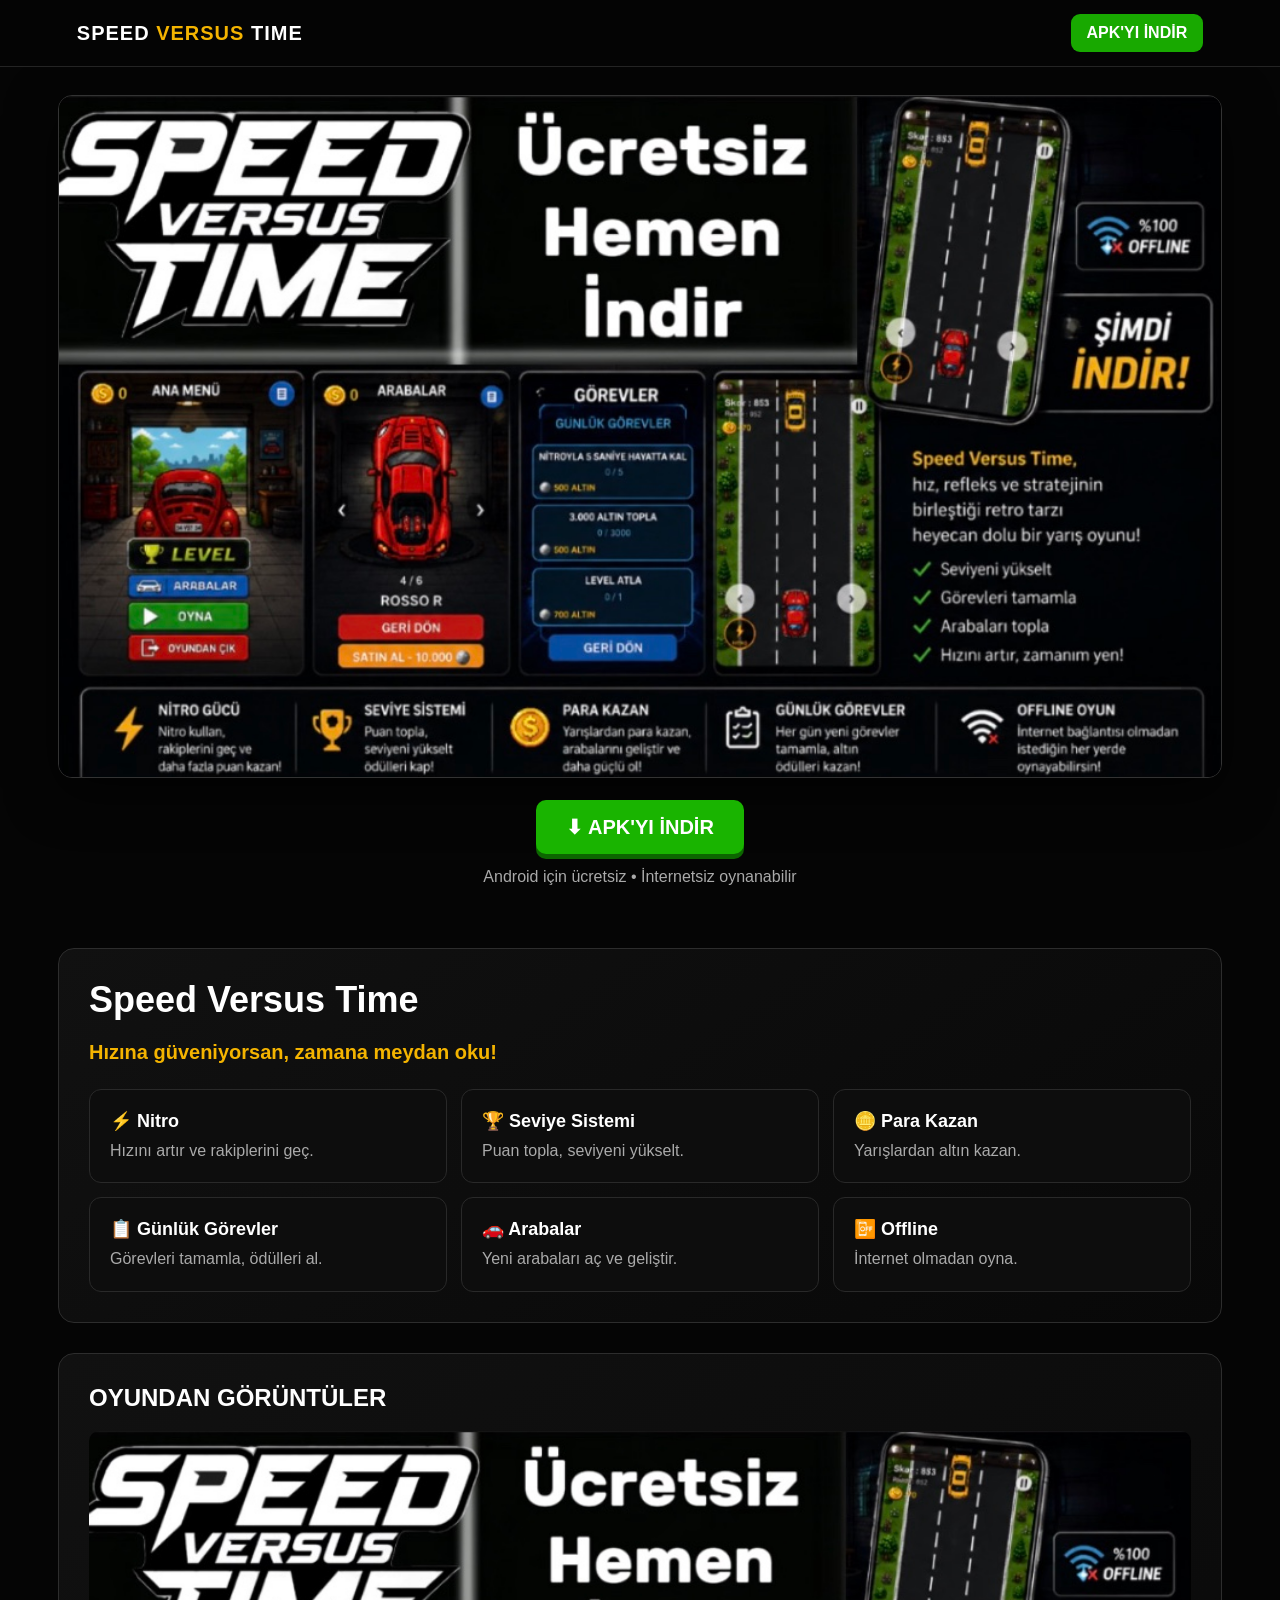
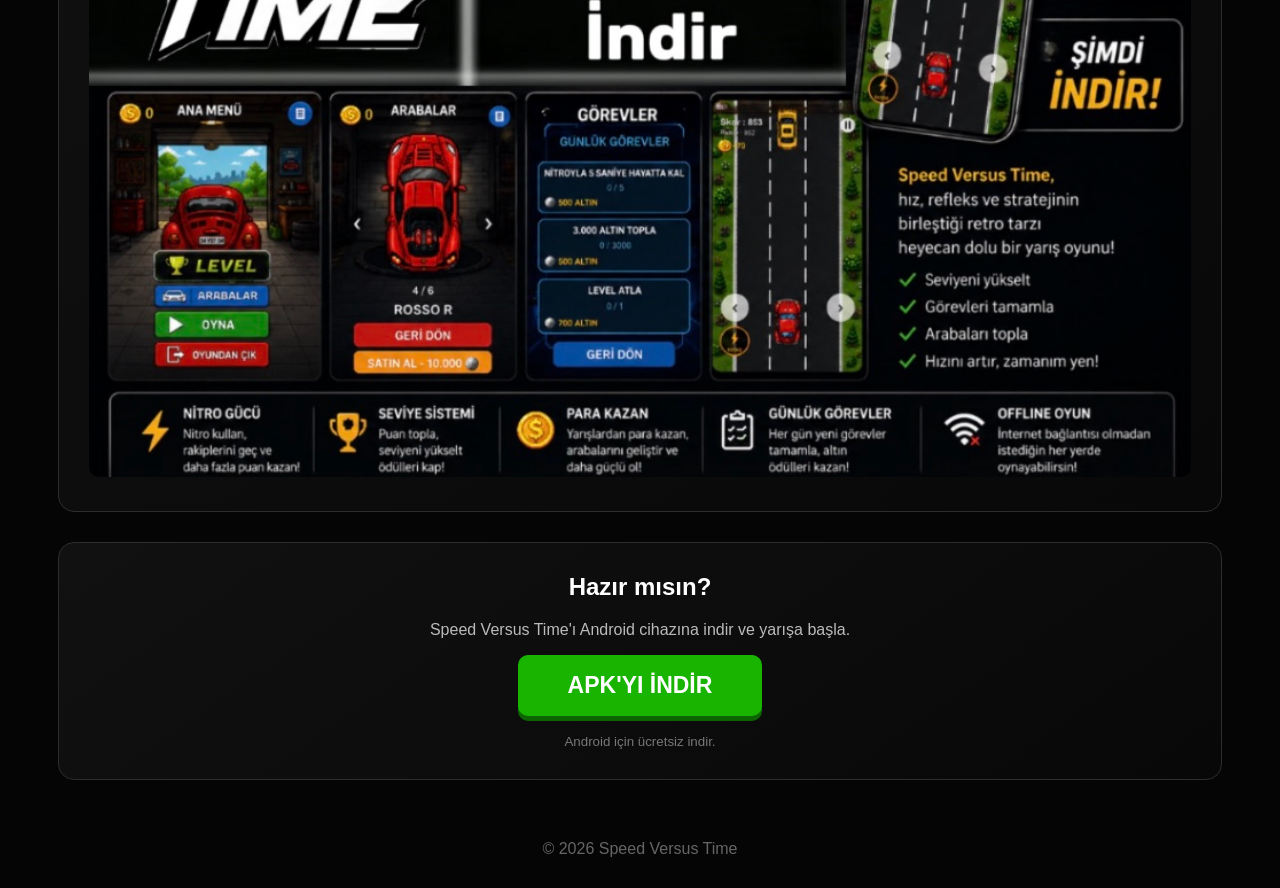
<file: index.html>
<!DOCTYPE html>
<html lang="tr">
<head>
  <meta charset="UTF-8">
  <meta name="viewport" content="width=device-width, initial-scale=1.0">
  <meta name="theme-color" content="#050505">
  <title>Speed Versus Time</title>
  <link rel="stylesheet" href="style.css">
</head>
<body>
  <header class="topbar">
    <div class="brand">SPEED <span>VERSUS</span> TIME</div>
    <a class="nav-download" href="#indir">APK'YI İNDİR</a>
  </header>

  <main>
    <section class="hero">
      <img src="assets/banner.jpg" alt="Speed Versus Time oyun tanıtımı">
      <div class="hero-buttons">
        <a class="download" id="indir" href="https://github.com/Pars998/Speed-Versus-Time/releases/download/v1.0.0/Speed.Versus.Time.apk">
          ⬇ APK'YI İNDİR
        </a>
        <p>Android için ücretsiz • İnternetsiz oynanabilir</p>
      </div>
    </section>

    <section class="about">
      <h1>Speed Versus Time</h1>
      <p>Hızına güveniyorsan, zamana meydan oku!</p>
      <div class="features">
        <div><b>⚡ Nitro</b><span>Hızını artır ve rakiplerini geç.</span></div>
        <div><b>🏆 Seviye Sistemi</b><span>Puan topla, seviyeni yükselt.</span></div>
        <div><b>🪙 Para Kazan</b><span>Yarışlardan altın kazan.</span></div>
        <div><b>📋 Günlük Görevler</b><span>Görevleri tamamla, ödülleri al.</span></div>
        <div><b>🚗 Arabalar</b><span>Yeni arabaları aç ve geliştir.</span></div>
        <div><b>📴 Offline</b><span>İnternet olmadan oyna.</span></div>
      </div>
    </section>

    <section class="screens">
      <h2>OYUNDAN GÖRÜNTÜLER</h2>
      <img src="assets/banner.jpg" alt="Speed Versus Time ekran görüntüleri">
    </section>

    <section class="download-box">
      <h2>Hazır mısın?</h2>
      <p>Speed Versus Time'ı Android cihazına indir ve yarışa başla.</p>
     <a class="download big" href="https://github.com/Pars998/Speed-Versus-Time/releases/download/v1.0.0/Speed.Versus.Time.apk">APK'YI İNDİR</a>
      <small>Android için ücretsiz indir.</small>
    </section>
  </main>

  <footer>© 2026 Speed Versus Time</footer>
</body>
</html>
</file>
<file: style.css>
*{box-sizing:border-box}
html{scroll-behavior:smooth}
body{margin:0;background:#050505;color:#fff;font-family:Arial,Helvetica,sans-serif}
.topbar{position:sticky;top:0;z-index:10;background:rgba(5,5,5,.94);border-bottom:1px solid #242424;display:flex;justify-content:space-between;align-items:center;padding:14px 6%;backdrop-filter:blur(10px)}
.brand{font-weight:900;font-size:20px;letter-spacing:1px}
.brand span{color:#f4b400}
.nav-download{color:#fff;background:#18a900;padding:10px 16px;border-radius:9px;text-decoration:none;font-weight:800}
main{max-width:1200px;margin:auto}
.hero{padding:28px 18px 10px;text-align:center}
.hero img{width:100%;display:block;border-radius:14px;border:1px solid #333;box-shadow:0 15px 50px rgba(0,0,0,.65)}
.hero-buttons{padding:22px 0}
.download{display:inline-block;background:#19b400;color:#fff;text-decoration:none;font-size:20px;font-weight:900;padding:15px 30px;border-radius:10px;box-shadow:0 5px 0 #0c6500;transition:.15s}
.download:hover{transform:translateY(2px);box-shadow:0 3px 0 #0c6500}
.hero-buttons p{color:#aaa;margin:14px 0 0}
.about,.screens,.download-box{margin:30px 18px;padding:30px;background:linear-gradient(145deg,#111,#080808);border:1px solid #2d2d2d;border-radius:16px}
h1{font-size:36px;margin:0 0 8px}
.about>p{color:#f4b400;font-size:20px;font-weight:800}
.features{display:grid;grid-template-columns:repeat(3,1fr);gap:14px;margin-top:25px}
.features div{padding:20px;background:#0d0d0d;border:1px solid #292929;border-radius:12px}
.features b{display:block;font-size:18px;margin-bottom:8px}
.features span{color:#aaa;line-height:1.4}
h2{font-size:24px;margin-top:0}
.screens img{width:100%;border-radius:10px}
.download-box{text-align:center}
.download-box p{color:#bbb}
.big{font-size:23px;padding:17px 50px}
small{display:block;color:#777;margin-top:18px}
footer{text-align:center;color:#666;padding:30px 15px}
@media(max-width:750px){.brand{font-size:15px}.nav-download{font-size:12px;padding:9px 10px}.features{grid-template-columns:1fr 1fr}h1{font-size:28px}}
@media(max-width:480px){.features{grid-template-columns:1fr}.about,.screens,.download-box{margin:20px 10px;padding:20px}.hero{padding:15px 10px}.download{font-size:17px;padding:13px 22px}}
</file>
